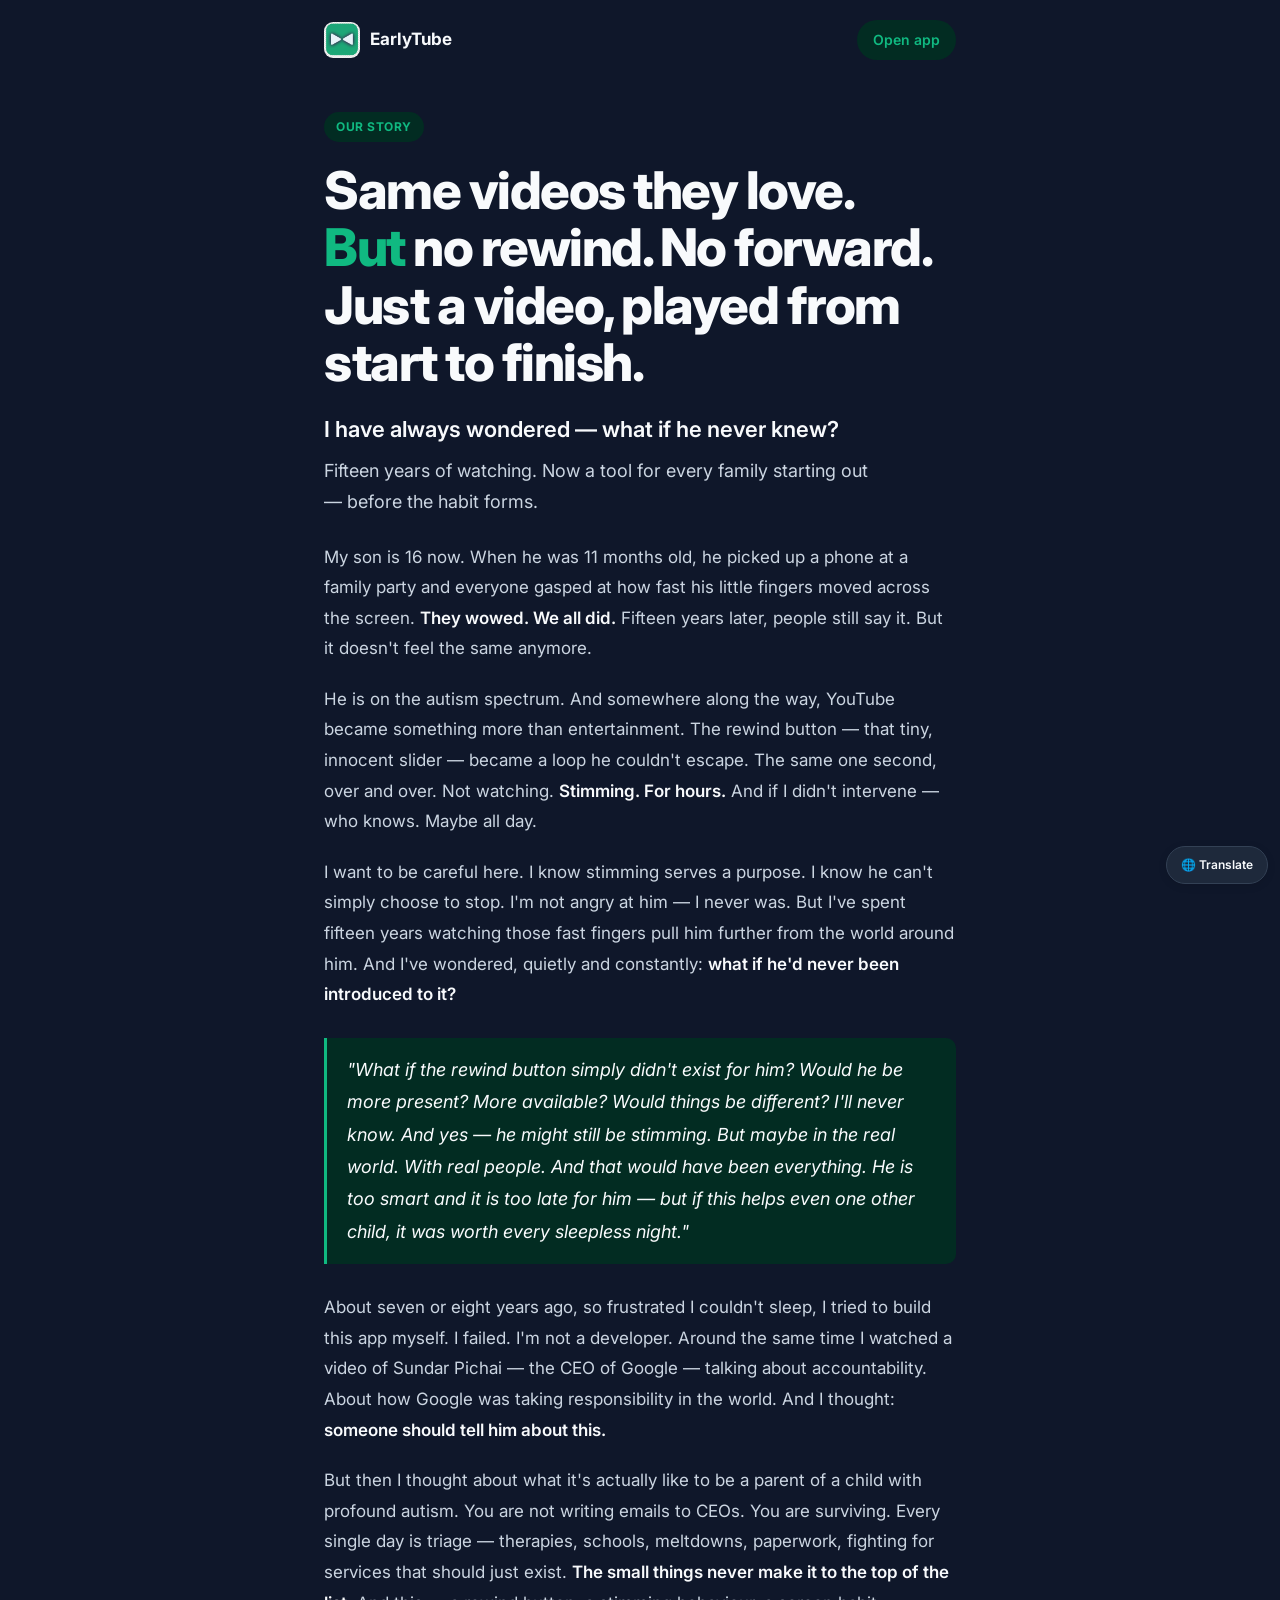
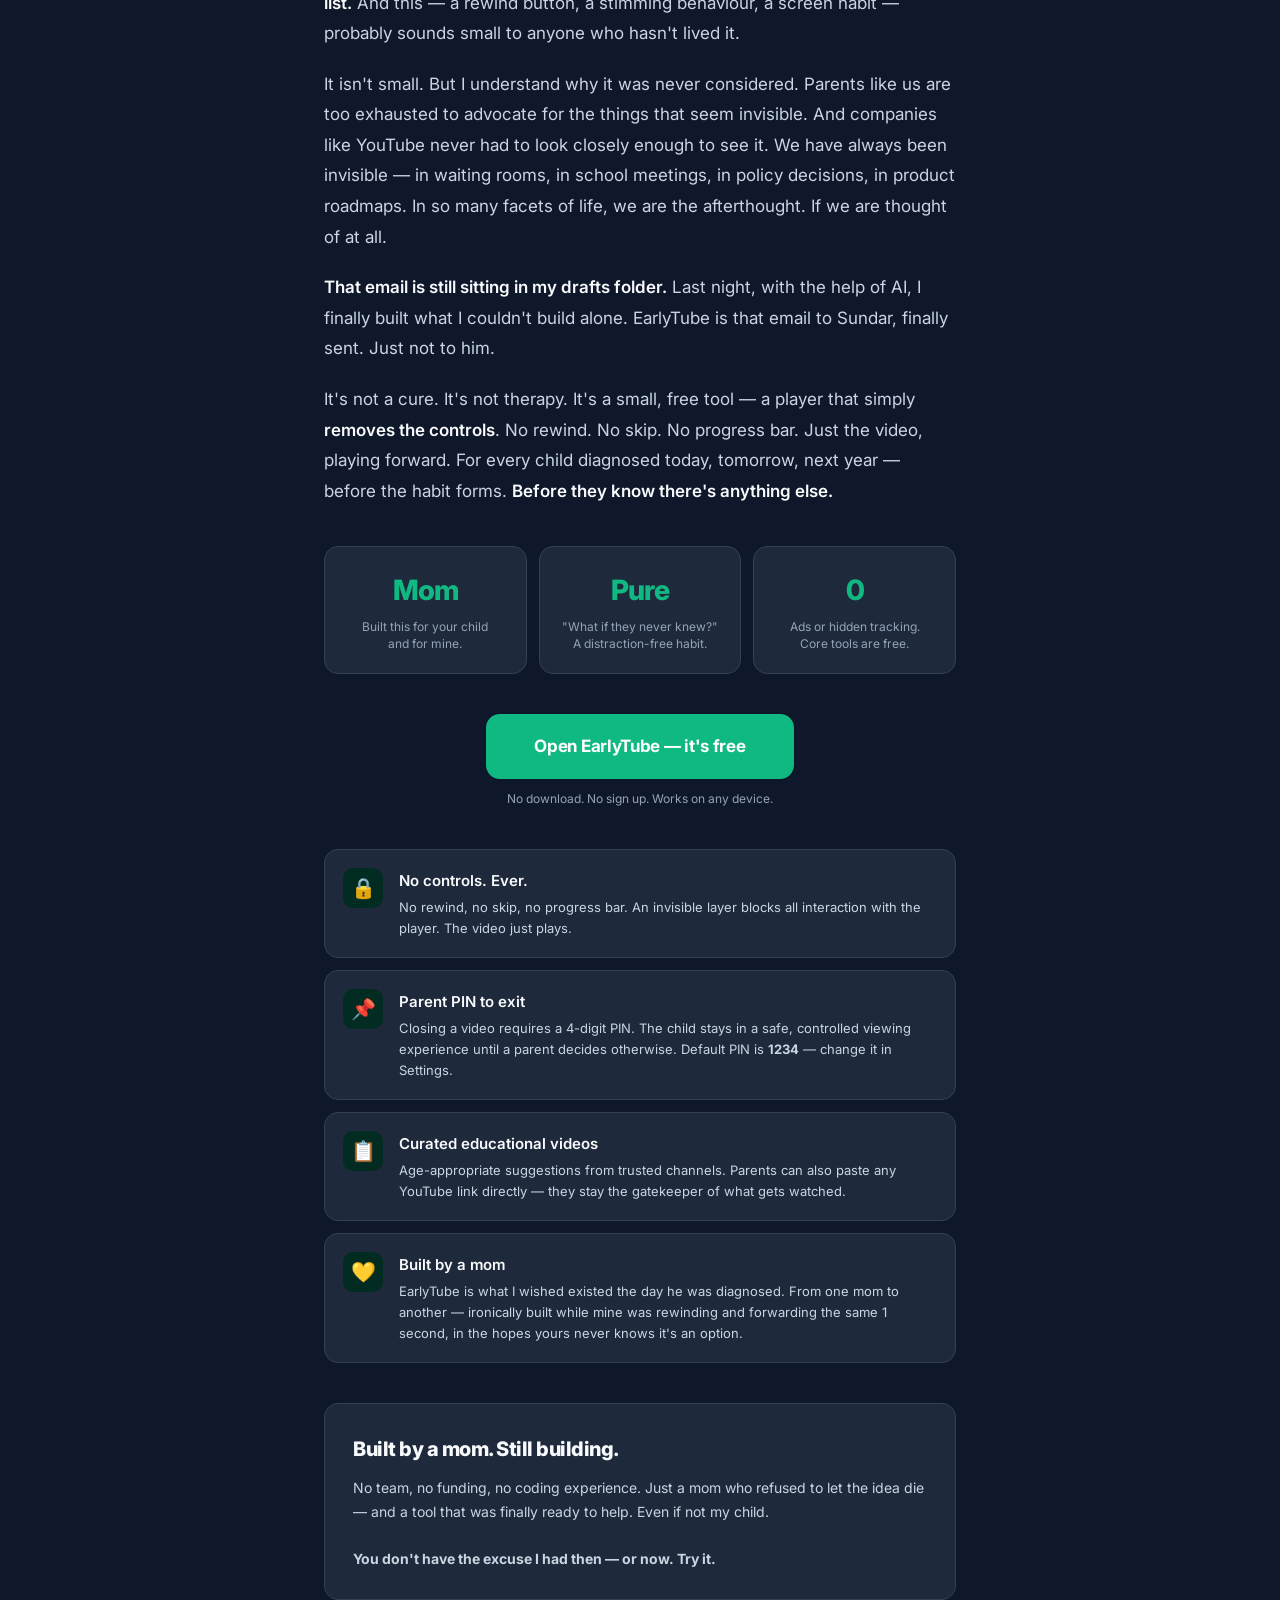
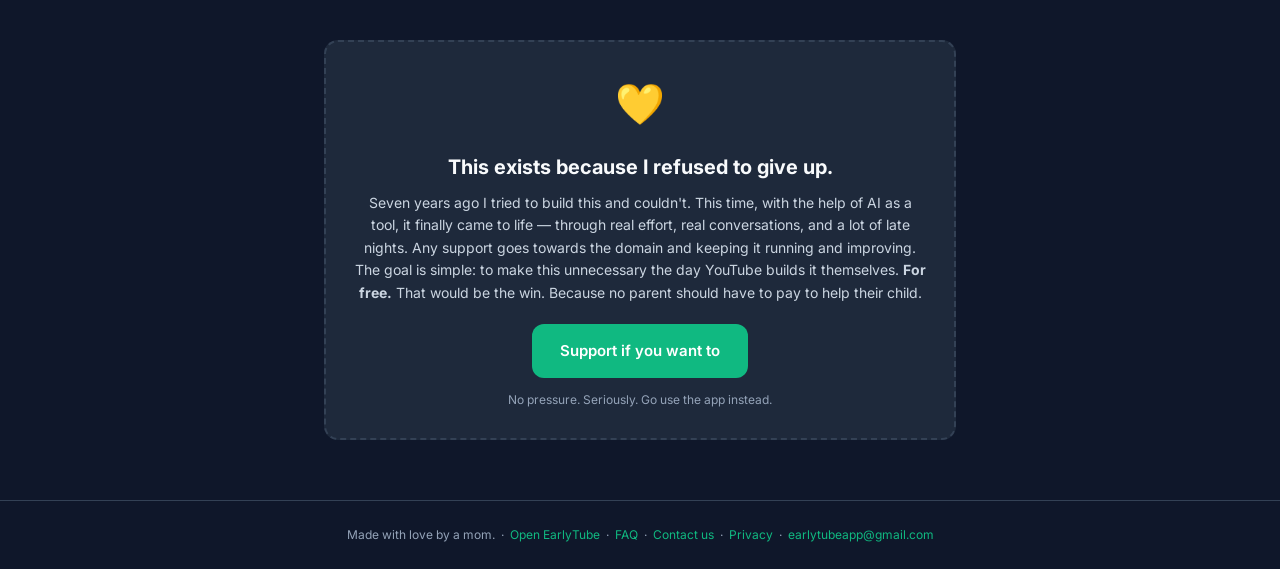
<file: about.html>
<!DOCTYPE html>
<html lang="en">
<head>
<meta charset="UTF-8"/>
<meta name="viewport" content="width=device-width, initial-scale=1.0"/>
<meta http-equiv="Cache-Control" content="no-cache, no-store, must-revalidate"/>
<meta http-equiv="Pragma" content="no-cache"/>
<meta http-equiv="Expires" content="0"/>
<title>EarlyTube — Our Story</title>
<meta name="description" content="Why EarlyTube exists. One parent, one night, one big idea."/>
<link rel="apple-touch-icon" href="icon.png"/>
<link rel="icon" type="image/png" href="icon.png"/>
<link rel="stylesheet" href="theme.css"/>
<script async src="https://www.googletagmanager.com/gtag/js?id=G-2DFE2R37G1"></script>
<script>
  window.dataLayer = window.dataLayer || [];
  function gtag(){dataLayer.push(arguments);}
  gtag('js', new Date());
  gtag('config', 'G-2DFE2R37G1');
</script>
<style>
@import url('https://fonts.googleapis.com/css2?family=Inter:wght@400;500;600;700;800&display=swap');

*{margin:0;padding:0;box-sizing:border-box;}
body{background:var(--bg);color:var(--text);font-family:'Inter',-apple-system,sans-serif;line-height:1.7;}

nav{display:flex;align-items:center;justify-content:space-between;padding:20px 24px;max-width:680px;margin:0 auto;}
.nav-brand{display:flex;align-items:center;gap:10px;text-decoration:none;color:var(--text);}
.nav-name{font-size:17px;font-weight:700;color:var(--text);}
.nav-link{font-size:14px;color:var(--red);font-weight:600;text-decoration:none;background:var(--red-light);padding:8px 16px;border-radius:20px;}

.hero{max-width:680px;margin:0 auto;padding:32px 24px 0;}
.hero-eyebrow{display:inline-flex;align-items:center;gap:6px;background:var(--red-light);color:var(--red);font-size:12px;font-weight:700;padding:5px 12px;border-radius:20px;margin-bottom:20px;text-transform:uppercase;letter-spacing:0.5px;}
.hero h1{font-size:clamp(32px,6vw,52px);font-weight:800;letter-spacing:-1.5px;line-height:1.1;margin-bottom:20px;color:var(--text);}
.hero h1 span{color:var(--red);}
.hero-sub{font-size:18px;color:var(--text-2);line-height:1.7;max-width:560px;margin-bottom:0;}

.story{max-width:680px;margin:0 auto;padding:24px 24px 0;}
.story p{font-size:17px;color:var(--text-2);margin-bottom:20px;line-height:1.8;}
.story p strong{color:var(--text);font-weight:600;}
.story .highlight{background:var(--red-light);border-left:3px solid var(--red);padding:16px 20px;border-radius:0 10px 10px 0;margin:28px 0;}
.story .highlight p{color:var(--text);font-size:18px;font-style:italic;margin:0;}

.stats{display:grid;grid-template-columns:repeat(3,1fr);gap:12px;max-width:680px;margin:40px auto;padding:0 24px;}
.stat{background:var(--card);border:1px solid var(--border);border-radius:var(--radius);padding:20px;text-align:center;}
.stat-number{font-size:28px;font-weight:800;color:var(--red);letter-spacing:-1px;}
.stat-label{font-size:12px;color:var(--text-3);margin-top:4px;line-height:1.4;}

.why-section{max-width:680px;margin:0 auto;padding:0 24px;}
.why-grid{display:flex;flex-direction:column;gap:12px;margin-top:20px;}
.why-item{display:flex;gap:16px;align-items:flex-start;background:var(--card);border:1px solid var(--border);border-radius:var(--radius);padding:18px;}
.why-icon{width:40px;height:40px;border-radius:10px;display:flex;align-items:center;justify-content:center;font-size:20px;flex-shrink:0;background:var(--red-light);}
.why-title{font-size:15px;font-weight:600;margin-bottom:4px;color:var(--text);}
.why-text{font-size:13px;color:var(--text-2);line-height:1.6;}

.night-banner{max-width:680px;margin:40px auto;padding:0 24px;}
.night-card{background:var(--card);border:1px solid var(--border);border-radius:var(--radius);padding:28px;position:relative;overflow:hidden;}
.night-card h3{font-size:20px;font-weight:800;margin-bottom:10px;letter-spacing:-0.5px;color:var(--text);}
.night-card p{font-size:14px;color:var(--text-2);line-height:1.7;}

.donate-section{max-width:680px;margin:0 auto;padding:0 24px 60px;}
.donate-card{background:var(--card);border:2px dashed var(--border);border-radius:var(--radius);padding:28px;text-align:center;}
.donate-emoji{font-size:40px;margin-bottom:12px;}
.donate-card h3{font-size:20px;font-weight:700;margin-bottom:8px;color:var(--text);}
.donate-card p{font-size:14px;color:var(--text-2);margin-bottom:20px;line-height:1.6;}
.donate-btn{display:inline-block;background:var(--red);color:white;font-size:15px;font-weight:600;padding:14px 28px;border-radius:12px;text-decoration:none;font-family:inherit;}
.donate-note{font-size:12px;color:var(--text-3);margin-top:12px;}

.cta-btn{display:inline-block;background:var(--red);color:white;font-size:17px;font-weight:700;padding:18px 48px;border-radius:14px;text-decoration:none;letter-spacing:-0.3px;}

footer{border-top:1px solid var(--border);padding:24px;text-align:center;font-size:12px;color:var(--text-3);}
footer a{color:var(--red);text-decoration:none;}
</style>
</head>
<body>

<div style="position:fixed;bottom:16px;right:12px;z-index:999;">
  <a href="https://translate.google.com/translate?sl=en&tl=auto&u=https://earlytube.github.io/about.html" target="_blank" style="display:flex;align-items:center;gap:6px;background:var(--card);border:1px solid var(--border);border-radius:20px;padding:8px 14px;font-size:12px;font-weight:600;color:var(--text);text-decoration:none;box-shadow:0 2px 8px rgba(0,0,0,0.1);">&#127760; Translate</a>
</div>

<nav>
  <a class="nav-brand" href="index.html">
    <img src="icon.png" style="width:36px;height:36px;border-radius:9px;flex-shrink:0;"/>
    <span class="nav-name">EarlyTube</span>
  </a>
  <a class="nav-link" href="index.html" target="_blank">Open app</a>
</nav>

<div class="hero">
  <div class="hero-eyebrow">Our story</div>
  <h1>Same videos they love.<br/><span>But</span> no rewind. No forward. Just a video, played from start to finish.</h1>
  <p class="hero-sub" style="font-size:22px;font-weight:600;color:var(--text);margin-bottom:8px;">I have always wondered — what if he never knew?</p>
  <p class="hero-sub">Fifteen years of watching. Now a tool for every family starting out — before the habit forms.</p>
</div>

<div class="story">
  <p>My son is 16 now. When he was 11 months old, he picked up a phone at a family party and everyone gasped at how fast his little fingers moved across the screen. <strong>They wowed. We all did.</strong> Fifteen years later, people still say it. But it doesn't feel the same anymore.</p>

  <p>He is on the autism spectrum. And somewhere along the way, YouTube became something more than entertainment. The rewind button — that tiny, innocent slider — became a loop he couldn't escape. The same one second, over and over. Not watching. <strong>Stimming. For hours.</strong> And if I didn't intervene — who knows. Maybe all day.</p>

  <p>I want to be careful here. I know stimming serves a purpose. I know he can't simply choose to stop. I'm not angry at him — I never was. But I've spent fifteen years watching those fast fingers pull him further from the world around him. And I've wondered, quietly and constantly: <strong>what if he'd never been introduced to it?</strong></p>

  <div class="highlight">
    <p>"What if the rewind button simply didn't exist for him? Would he be more present? More available? Would things be different? I'll never know. And yes — he might still be stimming. But maybe in the real world. With real people. And that would have been everything. He is too smart and it is too late for him — but if this helps even one other child, it was worth every sleepless night."</p>
  </div>

  <p>About seven or eight years ago, so frustrated I couldn't sleep, I tried to build this app myself. I failed. I'm not a developer. Around the same time I watched a video of Sundar Pichai — the CEO of Google — talking about accountability. About how Google was taking responsibility in the world. And I thought: <strong>someone should tell him about this.</strong></p>

  <p>But then I thought about what it's actually like to be a parent of a child with profound autism. You are not writing emails to CEOs. You are surviving. Every single day is triage — therapies, schools, meltdowns, paperwork, fighting for services that should just exist. <strong>The small things never make it to the top of the list.</strong> And this — a rewind button, a stimming behaviour, a screen habit — probably sounds small to anyone who hasn't lived it.</p>

  <p>It isn't small. But I understand why it was never considered. Parents like us are too exhausted to advocate for the things that seem invisible. And companies like YouTube never had to look closely enough to see it. We have always been invisible — in waiting rooms, in school meetings, in policy decisions, in product roadmaps. In so many facets of life, we are the afterthought. If we are thought of at all.</p>

  <p><strong>That email is still sitting in my drafts folder.</strong> Last night, with the help of AI, I finally built what I couldn't build alone. EarlyTube is that email to Sundar, finally sent. Just not to him.</p>

  <p>It's not a cure. It's not therapy. It's a small, free tool — a player that simply <strong>removes the controls</strong>. No rewind. No skip. No progress bar. Just the video, playing forward. For every child diagnosed today, tomorrow, next year — before the habit forms. <strong>Before they know there's anything else.</strong></p>
</div>

<div class="stats">
  <div class="stat"><div class="stat-number">Mom</div><div class="stat-label">Built this for your child<br/>and for mine.</div></div>
  <div class="stat"><div class="stat-number">Pure</div><div class="stat-label">"What if they never knew?"<br/>A distraction-free habit.</div></div>
  <div class="stat"><div class="stat-number">0</div><div class="stat-label">Ads or hidden tracking.<br/>Core tools are free.</div></div>
</div>


<div style="max-width:680px;margin:0 auto 40px;padding:0 24px;text-align:center;">
  <a class="cta-btn" href="index.html" target="_blank">Open EarlyTube — it's free</a>
  <div style="font-size:12px;color:var(--text-3);margin-top:10px;">No download. No sign up. Works on any device.</div>
</div>

<div class="why-section">
  <div class="why-grid">
    <div class="why-item">
      <div class="why-icon">&#128274;</div>
      <div>
        <div class="why-title">No controls. Ever.</div>
        <div class="why-text">No rewind, no skip, no progress bar. An invisible layer blocks all interaction with the player. The video just plays.</div>
      </div>
    </div>
    <div class="why-item">
      <div class="why-icon">&#128204;</div>
      <div>
        <div class="why-title">Parent PIN to exit</div>
        <div class="why-text">Closing a video requires a 4-digit PIN. The child stays in a safe, controlled viewing experience until a parent decides otherwise. Default PIN is <strong>1234</strong> — change it in Settings.</div>
      </div>
    </div>
    <div class="why-item">
      <div class="why-icon">&#128203;</div>
      <div>
        <div class="why-title">Curated educational videos</div>
        <div class="why-text">Age-appropriate suggestions from trusted channels. Parents can also paste any YouTube link directly — they stay the gatekeeper of what gets watched.</div>
      </div>
    </div>
    <div class="why-item">
      <div class="why-icon">&#128155;</div>
      <div>
        <div class="why-title">Built by a mom</div>
        <div class="why-text">EarlyTube is what I wished existed the day he was diagnosed. From one mom to another — ironically built while mine was rewinding and forwarding the same 1 second, in the hopes yours never knows it's an option.</div>
      </div>
    </div>
  </div>
</div>

<div class="night-banner">
  <div class="night-card">
    <h3>Built by a mom. Still building.</h3>
    <p>No team, no funding, no coding experience. Just a mom who refused to let the idea die — and a tool that was finally ready to help. Even if not my child.<br><br><strong>You don't have the excuse I had then — or now. Try it.</strong></p>
  </div>
</div>

<div class="donate-section">
  <div class="donate-card">
    <div class="donate-emoji">&#128155;</div>
    <h3>This exists because I refused to give up.</h3>
    <p>Seven years ago I tried to build this and couldn't. This time, with the help of AI as a tool, it finally came to life — through real effort, real conversations, and a lot of late nights. Any support goes towards the domain and keeping it running and improving. The goal is simple: to make this unnecessary the day YouTube builds it themselves. <strong>For free.</strong> That would be the win. Because no parent should have to pay to help their child.</p>
    <a class="donate-btn" href="https://ko-fi.com/earlytube" target="_blank">Support if you want to</a>
    <div class="donate-note">No pressure. Seriously. Go use the app instead.</div>
  </div>
</div>

<footer>
  Made with love by a mom. &nbsp;·&nbsp;
  <a href="index.html" target="_blank">Open EarlyTube</a> &nbsp;·&nbsp;
  <a href="faq.html">FAQ</a> &nbsp;·&nbsp;
  <a href="contact.html" target="_blank">Contact us</a> &nbsp;·&nbsp;
  <a href="privacy.html">Privacy</a> &nbsp;·&nbsp;
  <a href="mailto:earlytubeapp@gmail.com">earlytubeapp@gmail.com</a>
</footer>

</body>
</html>
</file>
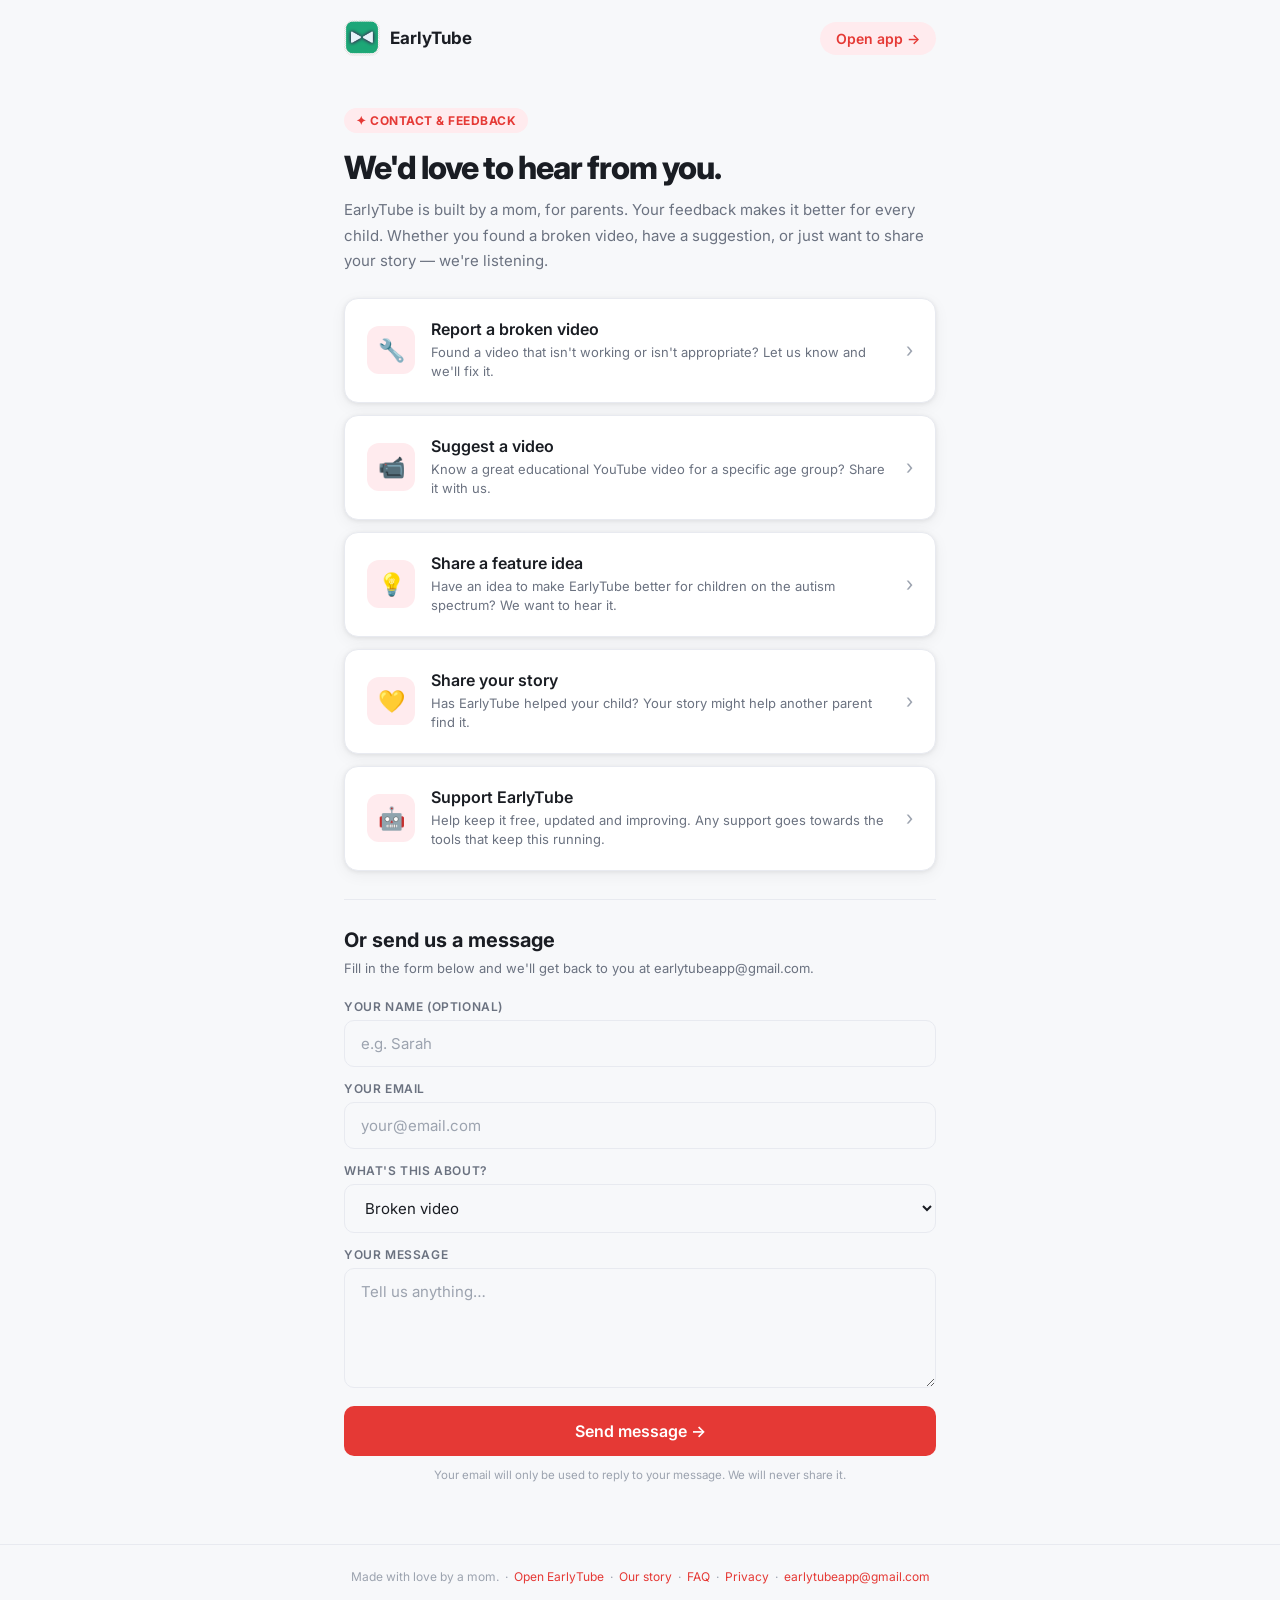
<file: contact.html>
<!DOCTYPE html>
<html lang="en">
<head>
<meta charset="UTF-8"/>
<meta name="viewport" content="width=device-width, initial-scale=1.0"/>
<title>EarlyTube — Contact & Feedback</title>
<link rel="apple-touch-icon" href="icon.png"/>
<link rel="icon" type="image/png" href="icon.png"/>
<script async src="https://www.googletagmanager.com/gtag/js?id=G-2DFE2R37G1"></script>
<script>
  window.dataLayer=window.dataLayer||[];
  function gtag(){dataLayer.push(arguments);}
  gtag('js',new Date());
  gtag('config','G-2DFE2R37G1');
</script>
<style>
  @import url('https://fonts.googleapis.com/css2?family=Inter:wght@400;500;600;700;800&display=swap');
  :root{
    --red:#E53935;--red-light:#FFEBEE;
    --bg:#F7F8FA;--card:#FFFFFF;--border:#E8EAF0;
    --text:#1A1D23;--text-2:#6B7280;--text-3:#9CA3AF;
    --radius:14px;--shadow:0 1px 4px rgba(0,0,0,0.07),0 4px 16px rgba(0,0,0,0.05);
    --input-bg:#F7F8FA;
  }
  @media(prefers-color-scheme:dark){
    :root{
      --bg:#0F0F11;--card:#1C1C1E;--border:#2C2C2E;
      --text:#F2F2F7;--text-2:#9CA3AF;--text-3:#6B7280;
      --red-light:#2C1A1A;--input-bg:#2C2C2E;
    }
  }
  *{margin:0;padding:0;box-sizing:border-box;}
  body{background:var(--bg);color:var(--text);font-family:'Inter',-apple-system,sans-serif;min-height:100vh;}

  nav{display:flex;align-items:center;justify-content:space-between;padding:20px 24px;max-width:640px;margin:0 auto;}
  .nav-brand{display:flex;align-items:center;gap:10px;text-decoration:none;color:var(--text);}
  .nav-name{font-size:17px;font-weight:700;}
  .nav-link{font-size:14px;color:var(--red);font-weight:600;text-decoration:none;background:var(--red-light);padding:8px 16px;border-radius:20px;}

  .hero{max-width:640px;margin:0 auto;padding:32px 24px 24px;}
  .eyebrow{display:inline-flex;align-items:center;gap:6px;background:var(--red-light);color:var(--red);font-size:12px;font-weight:700;padding:5px 12px;border-radius:20px;margin-bottom:16px;text-transform:uppercase;letter-spacing:0.5px;}
  .hero h1{font-size:32px;font-weight:800;letter-spacing:-1px;line-height:1.2;margin-bottom:10px;}
  .hero p{font-size:15px;color:var(--text-2);line-height:1.7;}

  .options{max-width:640px;margin:0 auto;padding:0 24px;display:flex;flex-direction:column;gap:12px;}
  .option-card{background:var(--card);border:1px solid var(--border);border-radius:var(--radius);box-shadow:var(--shadow);padding:20px 22px;text-decoration:none;color:var(--text);display:flex;align-items:center;gap:16px;transition:border-color 0.15s;}
  .option-card:active{border-color:var(--red);}
  .option-icon{width:48px;height:48px;border-radius:12px;background:var(--red-light);display:flex;align-items:center;justify-content:center;font-size:22px;flex-shrink:0;}
  .option-title{font-size:16px;font-weight:600;margin-bottom:4px;}
  .option-sub{font-size:13px;color:var(--text-2);line-height:1.5;}
  .option-arrow{color:var(--text-3);font-size:20px;margin-left:auto;}

  .divider{max-width:640px;margin:28px auto;padding:0 24px;}
  .divider hr{border:none;border-top:1px solid var(--border);}

  .form-section{max-width:640px;margin:0 auto;padding:0 24px 60px;}
  .form-title{font-size:20px;font-weight:700;margin-bottom:6px;}
  .form-sub{font-size:13px;color:var(--text-2);margin-bottom:20px;line-height:1.6;}
  .form-label{font-size:12px;font-weight:600;color:var(--text-2);text-transform:uppercase;letter-spacing:0.6px;display:block;margin-bottom:6px;}
  .form-input{width:100%;padding:13px 16px;border-radius:10px;border:1.5px solid var(--border);background:var(--input-bg);color:var(--text);font-size:15px;font-family:inherit;outline:none;margin-bottom:14px;}
  .form-input:focus{border-color:var(--red);}
  .form-input::placeholder{color:var(--text-3);}
  textarea.form-input{resize:vertical;min-height:120px;}
  .form-select{width:100%;padding:13px 16px;border-radius:10px;border:1.5px solid var(--border);background:var(--input-bg);color:var(--text);font-size:15px;font-family:inherit;outline:none;margin-bottom:14px;cursor:pointer;}
  .form-select:focus{border-color:var(--red);}
  .btn-send{width:100%;padding:15px;border-radius:10px;background:var(--red);color:white;border:none;font-size:16px;font-weight:600;font-family:inherit;cursor:pointer;}
  .btn-send:active{opacity:0.85;}
  .privacy{font-size:11.5px;color:var(--text-3);margin-top:10px;line-height:1.6;text-align:center;}

  footer{border-top:1px solid var(--border);padding:24px;text-align:center;font-size:12px;color:var(--text-3);}
  footer a{color:var(--red);text-decoration:none;}
</style>
</head>
<body>

<nav>
  <a class="nav-brand" href="index.html">
    <img src="icon.png" style="width:36px;height:36px;border-radius:9px;flex-shrink:0;"/>
    <span class="nav-name">EarlyTube</span>
  </a>
  <a class="nav-link" href="index.html">Open app →</a>
</nav>

<div class="hero">
  <div class="eyebrow">✦ Contact & feedback</div>
  <h1>We'd love to hear from you.</h1>
  <p>EarlyTube is built by a mom, for parents. Your feedback makes it better for every child. Whether you found a broken video, have a suggestion, or just want to share your story — we're listening.</p>
</div>

<div class="options">
  <a class="option-card" href="mailto:earlytubeapp@gmail.com?subject=Broken video report">
    <div class="option-icon">🔧</div>
    <div>
      <div class="option-title">Report a broken video</div>
      <div class="option-sub">Found a video that isn't working or isn't appropriate? Let us know and we'll fix it.</div>
    </div>
    <span class="option-arrow">›</span>
  </a>
  <a class="option-card" href="mailto:earlytubeapp@gmail.com?subject=Video suggestion">
    <div class="option-icon">📹</div>
    <div>
      <div class="option-title">Suggest a video</div>
      <div class="option-sub">Know a great educational YouTube video for a specific age group? Share it with us.</div>
    </div>
    <span class="option-arrow">›</span>
  </a>
  <a class="option-card" href="mailto:earlytubeapp@gmail.com?subject=Feature idea">
    <div class="option-icon">💡</div>
    <div>
      <div class="option-title">Share a feature idea</div>
      <div class="option-sub">Have an idea to make EarlyTube better for children on the autism spectrum? We want to hear it.</div>
    </div>
    <span class="option-arrow">›</span>
  </a>
  <a class="option-card" href="mailto:earlytubeapp@gmail.com?subject=My story">
    <div class="option-icon">💛</div>
    <div>
      <div class="option-title">Share your story</div>
      <div class="option-sub">Has EarlyTube helped your child? Your story might help another parent find it.</div>
    </div>
    <span class="option-arrow">›</span>
  </a>
  <a class="option-card" href="https://ko-fi.com/earlytube" target="_blank">
    <div class="option-icon">🤖</div>
    <div>
      <div class="option-title">Support EarlyTube</div>
      <div class="option-sub">Help keep it free, updated and improving. Any support goes towards the tools that keep this running.</div>
    </div>
    <span class="option-arrow">›</span>
  </a>
</div>

<div class="divider"><hr/></div>

<div class="form-section">
  <div class="form-title">Or send us a message</div>
  <div class="form-sub">Fill in the form below and we'll get back to you at earlytubeapp@gmail.com.</div>

  <label class="form-label">Your name (optional)</label>
  <input class="form-input" id="f-name" type="text" placeholder="e.g. Sarah"/>

  <label class="form-label">Your email</label>
  <input class="form-input" id="f-email" type="email" inputmode="email" placeholder="your@email.com"/>

  <label class="form-label">What's this about?</label>
  <select class="form-select" id="f-type">
    <option value="Broken video">Broken video</option>
    <option value="Video suggestion">Video suggestion</option>
    <option value="Feature idea">Feature idea</option>
    <option value="My story">My story</option>
    <option value="General feedback">General feedback</option>
    <option value="Other">Other</option>
  </select>

  <label class="form-label">Your message</label>
  <textarea class="form-input" id="f-message" placeholder="Tell us anything…"></textarea>

  <button class="btn-send" onclick="sendMessage()">Send message →</button>
  <div class="privacy">Your email will only be used to reply to your message. We will never share it.</div>
</div>
<footer>
   Made with love by a mom. &nbsp;·&nbsp;
  <a href="index.html">Open EarlyTube</a> &nbsp;·&nbsp;
  <a href="about.html">Our story</a> &nbsp;·&nbsp;
  <a href="faq.html">FAQ</a> &nbsp;·&nbsp;
  <a href="privacy.html">Privacy</a> &nbsp;·&nbsp;
  <a href="mailto:earlytubeapp@gmail.com">earlytubeapp@gmail.com</a>
</footer>

  
<script>
function sendMessage(){
  var name=document.getElementById('f-name').value.trim();
  var email=document.getElementById('f-email').value.trim();
  var type=document.getElementById('f-type').value;
  var msg=document.getElementById('f-message').value.trim();
  if(!email){alert('Please enter your email so we can reply.');return;}
  if(!msg){alert('Please enter a message.');return;}
  var subject=encodeURIComponent('EarlyTube — '+type+(name?' from '+name:''));
  var body=encodeURIComponent((name?'From: '+name+'\n':'')+'Email: '+email+'\n\n'+msg);
  window.location.href='mailto:earlytubeapp@gmail.com?subject='+subject+'&body='+body;
}
</script>
</body>
</html>
</file>
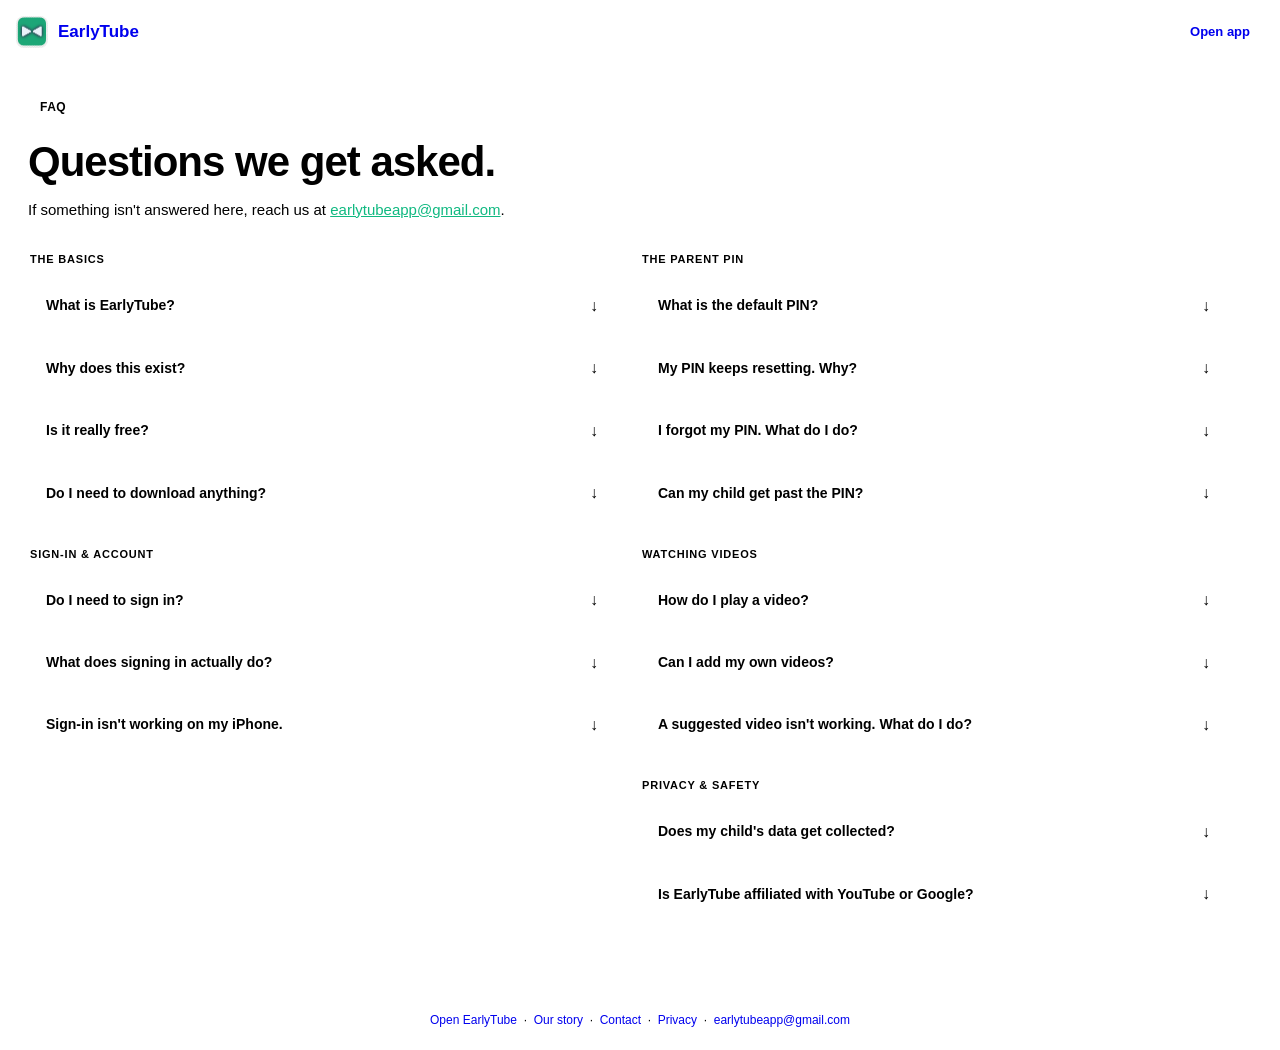
<file: faq.html>
<!DOCTYPE html>

<html lang="en">
<head>
<meta charset="UTF-8"/>
<meta name="viewport" content="width=device-width, initial-scale=1.0"/>
<meta http-equiv="Cache-Control" content="no-cache, no-store, must-revalidate"/>
<title>FAQ – EarlyTube</title>
<meta name="description" content="Answers to common questions about EarlyTube."/>
<link rel="apple-touch-icon" href="icon.png"/>
<link rel="icon" type="image/png" href="icon.png"/>
<link rel="stylesheet" href="theme.css"/>
<script async src="https://www.googletagmanager.com/gtag/js?id=G-2DFE2R37G1"></script>
<script>
  window.dataLayer=window.dataLayer||[];
  function gtag(){dataLayer.push(arguments);}
  gtag('js',new Date());
  gtag('config','G-2DFE2R37G1');
</script>
<style>
@import url('https://fonts.googleapis.com/css2?family=Inter:wght@400;500;600;700;800&display=swap');

*{margin:0;padding:0;box-sizing:border-box;}
body{background:var(––bg);color:var(––text);font-family:‘Inter’,-apple-system,sans-serif;line-height:1.7;}

/* ── NAV ── */
nav{display:flex;align-items:center;justify-content:space-between;padding:14px 16px;width:100%;border-bottom:1px solid var(––border);position:sticky;top:0;background:var(––bg);z-index:10;}
.nav-brand{display:flex;align-items:center;gap:10px;text-decoration:none;color:var(––text);}
.nav-name{font-size:17px;font-weight:700;}
.nav-link{font-size:13px;color:var(––red);font-weight:600;text-decoration:none;background:var(––red-light);padding:7px 14px;border-radius:20px;}

/* ── CONTENT WRAPPER — responsive padding ── */
.page{width:100%;padding:0 14px;}
@media(min-width:640px){.page{padding:0 20px;}}
@media(min-width:1024px){.page{padding:0 28px;}}

/* ── HERO ── */
.hero{padding:28px 0 20px;max-width:860px;}
.hero-eyebrow{display:inline-flex;align-items:center;gap:6px;background:var(––red-light);color:var(––red);font-size:12px;font-weight:700;padding:5px 12px;border-radius:20px;margin-bottom:16px;text-transform:uppercase;letter-spacing:0.5px;}
.hero h1{font-size:clamp(26px,5vw,42px);font-weight:800;letter-spacing:-1px;line-height:1.15;margin-bottom:10px;}
.hero p{font-size:15px;color:var(––text-2);line-height:1.7;}

/* ── FAQ GRID — 1 col mobile, 2 col tablet+ ── */
.faq-grid{
display:grid;
grid-template-columns:1fr;
gap:24px;
padding:8px 0 60px;
max-width:1200px;
}
@media(min-width:760px){.faq-grid{grid-template-columns:1fr 1fr;}}

.faq-group-title{font-size:11px;font-weight:700;color:var(––text-3);text-transform:uppercase;letter-spacing:0.8px;margin-bottom:10px;padding-left:2px;}

.faq-item{background:var(––card);border:1px solid var(––border);border-radius:var(––radius);margin-bottom:8px;overflow:hidden;}
.faq-q{width:100%;text-align:left;background:none;border:none;padding:16px 18px;font-size:14px;font-weight:600;color:var(––text);font-family:inherit;cursor:pointer;display:flex;align-items:center;justify-content:space-between;gap:12px;line-height:1.4;}
.faq-q:active{opacity:0.8;}
.faq-arrow{font-size:16px;color:var(––text-3);flex-shrink:0;transition:transform 0.2s;}
.faq-item.open .faq-arrow{transform:rotate(180deg);}
.faq-a{display:none;padding:0 18px 16px;font-size:13px;color:var(––text-2);line-height:1.75;}
.faq-item.open .faq-a{display:block;}
.faq-a a{color:var(––red);text-decoration:none;font-weight:500;}
.faq-a a:hover{text-decoration:underline;}
.faq-a strong{color:var(––text);font-weight:600;}

footer{border-top:1px solid var(––border);padding:20px 16px;text-align:center;font-size:12px;color:var(––text-3);}
footer a{color:var(––red);text-decoration:none;}
</style>

</head>
<body>

<nav>
  <a class="nav-brand" href="index.html">
    <img src="icon.png" style="width:32px;height:32px;border-radius:8px;flex-shrink:0;"/>
    <span class="nav-name">EarlyTube</span>
  </a>
  <a class="nav-link" href="index.html">Open app</a>
</nav>

<div class="page">
  <div class="hero">
    <div class="hero-eyebrow">FAQ</div>
    <h1>Questions we get asked.</h1>
    <p>If something isn't answered here, reach us at <a href="mailto:earlytubeapp@gmail.com" style="color:var(--red);font-weight:500;">earlytubeapp@gmail.com</a>.</p>
  </div>

  <div class="faq-grid">

<!-- Column / group 1 -->
<div>
  <div class="faq-group-title">The basics</div>
  <div class="faq-item">
    <button class="faq-q" onclick="toggle(this)">What is EarlyTube? <span class="faq-arrow">&#8595;</span></button>
    <div class="faq-a">EarlyTube is a free web app that lets young children watch YouTube videos without any player controls — no rewind, no skip, no progress bar. A parent sets it up, locks it with a PIN, and hands it to the child. The video just plays forward. That's it.</div>
  </div>
  <div class="faq-item">
    <button class="faq-q" onclick="toggle(this)">Why does this exist? <span class="faq-arrow">&#8595;</span></button>
    <div class="faq-a">It was built by a mom of a teenager on the autism spectrum. The rewind button became a loop he couldn't escape — the same second of video, repeated for hours. That behaviour is called stimming, and for some children it's reinforced by the very design of YouTube's player. EarlyTube removes the controls entirely, before the habit can form. You can read the full story on our <a href="about.html">about page</a>.</div>
  </div>
  <div class="faq-item">
    <button class="faq-q" onclick="toggle(this)">Is it really free? <span class="faq-arrow">&#8595;</span></button>
    <div class="faq-a">Right now, yes — completely free to use. No ads, no paywalls, no hidden fees. If you want to help keep it free for others, there's a voluntary <a href="https://ko-fi.com/earlytube" target="_blank">Ko-fi link</a> — no pressure at all.</div>
  </div>
  <div class="faq-item">
    <button class="faq-q" onclick="toggle(this)">Do I need to download anything? <span class="faq-arrow">&#8595;</span></button>
    <div class="faq-a">No download needed. EarlyTube runs in any browser. On iPhone you can tap <strong>Share → Add to Home Screen</strong> to install it like an app. On Android, Chrome will prompt you to install it automatically.</div>
  </div>

  <div class="faq-group-title" style="margin-top:24px;">Sign-in & account</div>
  <div class="faq-item">
    <button class="faq-q" onclick="toggle(this)">Do I need to sign in? <span class="faq-arrow">&#8595;</span></button>
    <div class="faq-a">No. The core app — curated videos, paste-a-link, PIN lock — works without any account. Sign-in is only needed if you want to save your own personal video list, or if you want your PIN to persist permanently across sessions.</div>
  </div>
  <div class="faq-item">
    <button class="faq-q" onclick="toggle(this)">What does signing in actually do? <span class="faq-arrow">&#8595;</span></button>
    <div class="faq-a">It creates a Google Sheet in your Google Drive called "EarlyTube" where your personal video list is stored. It also saves your PIN to your account so it never resets. Your name and email are stored in our database only to identify your account — nothing else.</div>
  </div>
  <div class="faq-item">
    <button class="faq-q" onclick="toggle(this)">Sign-in isn't working on my iPhone. <span class="faq-arrow">&#8595;</span></button>
    <div class="faq-a">Make sure pop-ups are allowed for EarlyTube in your Safari settings. Go to <strong>Settings → Safari → Block Pop-ups</strong> and turn it off, or add EarlyTube as an exception. If the problem persists, try using Chrome on iPhone instead.</div>
  </div>
</div>

<!-- Column / group 2 -->
<div>
  <div class="faq-group-title">The parent PIN</div>
  <div class="faq-item">
    <button class="faq-q" onclick="toggle(this)">What is the default PIN? <span class="faq-arrow">&#8595;</span></button>
    <div class="faq-a">The default PIN is <strong>1234</strong>. You should change it before giving the device to your child. Long press the EarlyTube logo on the home screen to open Settings, where you can set a new PIN.</div>
  </div>
  <div class="faq-item">
    <button class="faq-q" onclick="toggle(this)">My PIN keeps resetting. Why? <span class="faq-arrow">&#8595;</span></button>
    <div class="faq-a">If you're not signed in, the PIN is stored in your browser's local storage. On iPhone, Safari can clear this after a period of inactivity. The fix is to <strong>sign in with Google</strong> — your PIN is then saved to your account and will never reset.</div>
  </div>
  <div class="faq-item">
    <button class="faq-q" onclick="toggle(this)">I forgot my PIN. What do I do? <span class="faq-arrow">&#8595;</span></button>
    <div class="faq-a">On the PIN entry screen, tap <strong>Forgot PIN?</strong> You'll be asked to verify your Google account, and your PIN will be reset to 1234. You can then set a new one in Settings.</div>
  </div>
  <div class="faq-item">
    <button class="faq-q" onclick="toggle(this)">Can my child get past the PIN? <span class="faq-arrow">&#8595;</span></button>
    <div class="faq-a">EarlyTube is designed for young children who don't know what a PIN is. Older children may figure out workarounds — they could close the browser tab, for example. It's not a security product, it's a habit prevention tool.</div>
  </div>

  <div class="faq-group-title" style="margin-top:24px;">Watching videos</div>
  <div class="faq-item">
    <button class="faq-q" onclick="toggle(this)">How do I play a video? <span class="faq-arrow">&#8595;</span></button>
    <div class="faq-a">Either tap a video from the suggested list, or paste a YouTube link into the box. The video loads in a player. Tap play, then tap <strong>Lock the controls</strong>. An invisible overlay covers the player — your child can't interact with any controls.</div>
  </div>
  <div class="faq-item">
    <button class="faq-q" onclick="toggle(this)">Can I add my own videos? <span class="faq-arrow">&#8595;</span></button>
    <div class="faq-a">Yes. Sign in with Google and you'll see a personal video list section. Tap <strong>+ Add</strong> to paste a YouTube link. Your list is saved to a Google Sheet in your own Google Drive.</div>
  </div>
  <div class="faq-item">
    <button class="faq-q" onclick="toggle(this)">A suggested video isn't working. What do I do? <span class="faq-arrow">&#8595;</span></button>
    <div class="faq-a">Tap the <strong>Suggest a fix</strong> button on that video. You can submit a replacement link and we'll update the list. You can also reach us at <a href="mailto:earlytubeapp@gmail.com">earlytubeapp@gmail.com</a>.</div>
  </div>

  <div class="faq-group-title" style="margin-top:24px;">Privacy & safety</div>
  <div class="faq-item">
    <button class="faq-q" onclick="toggle(this)">Does my child's data get collected? <span class="faq-arrow">&#8595;</span></button>
    <div class="faq-a">No. Children never interact with any sign-in, form, or data collection. EarlyTube is configured entirely by the parent. See our full <a href="privacy.html">privacy policy</a>.</div>
  </div>
  <div class="faq-item">
    <button class="faq-q" onclick="toggle(this)">Is EarlyTube affiliated with YouTube or Google? <span class="faq-arrow">&#8595;</span></button>
    <div class="faq-a">No. EarlyTube is an independent project built by a parent. It embeds YouTube videos using YouTube's standard embed player, but has no relationship with Google or YouTube.</div>
  </div>
</div>
  </div><!-- /.faq-grid -->
</div><!-- /.page -->

<footer>
  <a href="index.html">Open EarlyTube</a> &nbsp;·&nbsp;
  <a href="about.html">Our story</a> &nbsp;·&nbsp;
  <a href="contact.html">Contact</a> &nbsp;·&nbsp;
  <a href="privacy.html">Privacy</a> &nbsp;·&nbsp;
  <a href="mailto:earlytubeapp@gmail.com">earlytubeapp@gmail.com</a>
</footer>

<script>
function toggle(btn){
  var item=btn.parentElement;
  item.classList.toggle('open');
}
</script>

</body>
</html>
</file>
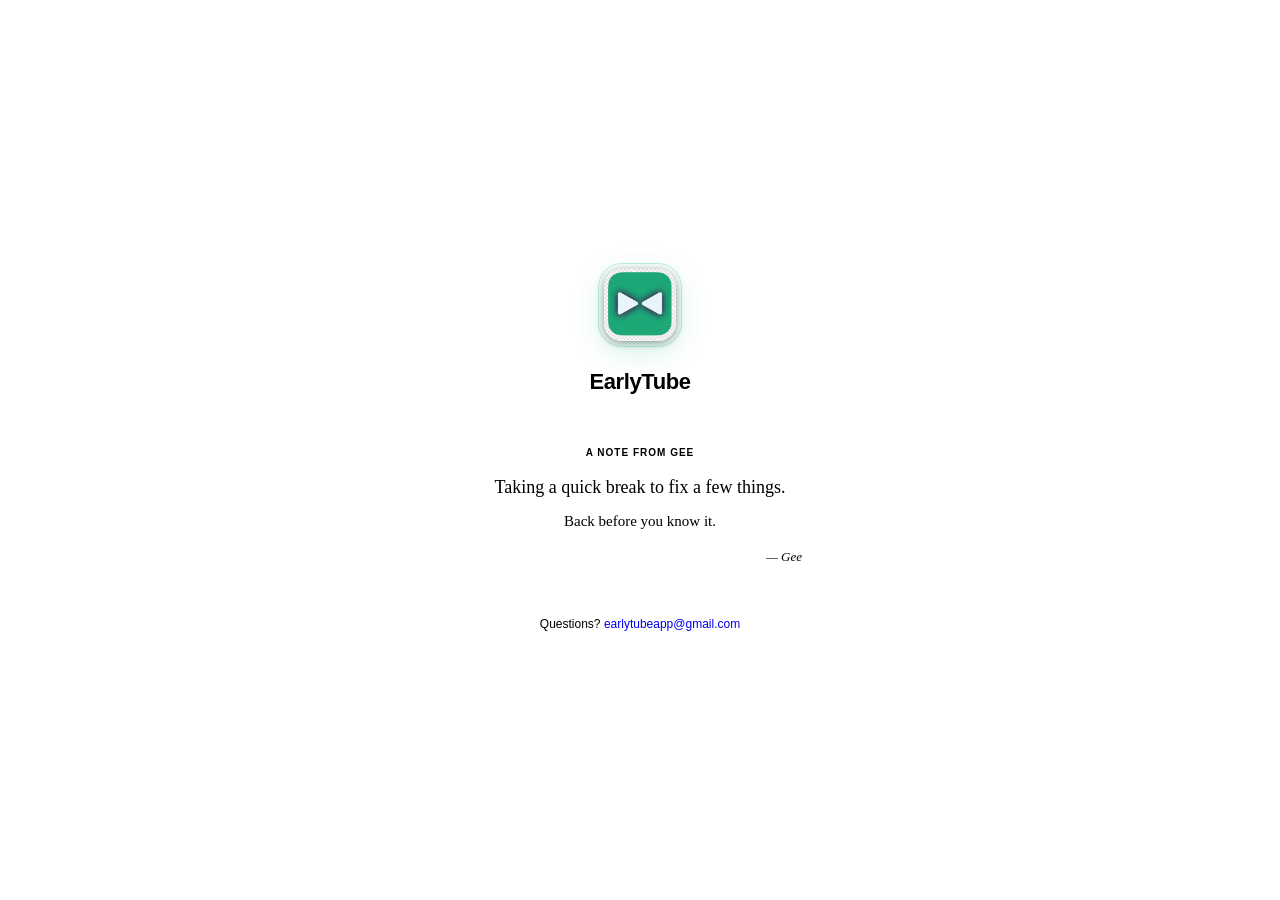
<file: maintenance.html>
<!DOCTYPE html>

<html lang="en">
<head>
<meta charset="UTF-8"/>
<meta name="viewport" content="width=device-width, initial-scale=1.0"/>
<title>EarlyTube — Back soon</title>
<link rel="icon" type="image/png" href="icon.png"/>
<link rel="apple-touch-icon" href="icon.png"/>
<style>
  @import url('https://fonts.googleapis.com/css2?family=Lora:ital,wght@0,400;0,600;1,400&family=Inter:wght@400;500;600;700&display=swap');

*, *::before, *::after { margin: 0; padding: 0; box-sizing: border-box; }

:root {
–bg: #0F172A;
–card: #1E293B;
–border: #334155;
–text: #F8FAFC;
–text-2: #94A3B8;
–green: #10B981;
–green-dim: #022C22;
}

body {
background: var(–bg);
color: var(–text);
font-family: ‘Inter’, -apple-system, sans-serif;
min-height: 100vh;
display: flex;
align-items: center;
justify-content: center;
padding: 24px;
overflow: hidden;
}

/* Subtle animated background */
body::before {
content: ‘’;
position: fixed;
inset: 0;
background: radial-gradient(ellipse 80% 60% at 50% 0%, rgba(16,185,129,0.06) 0%, transparent 70%);
pointer-events: none;
}

.wrap {
display: flex;
flex-direction: column;
align-items: center;
text-align: center;
max-width: 380px;
width: 100%;
animation: fadeUp 0.7s ease both;
}

@keyframes fadeUp {
from { opacity: 0; transform: translateY(20px); }
to   { opacity: 1; transform: translateY(0); }
}

.logo-wrap {
position: relative;
margin-bottom: 28px;
animation: fadeUp 0.7s 0.1s ease both;
}

.logo {
width: 72px;
height: 72px;
border-radius: 18px;
display: block;
box-shadow: 0 8px 32px rgba(16,185,129,0.2), 0 2px 8px rgba(0,0,0,0.4);
}

.pulse-ring {
position: absolute;
inset: -6px;
border-radius: 24px;
border: 1.5px solid rgba(16,185,129,0.25);
animation: ring 3s ease-in-out infinite;
}

@keyframes ring {
0%, 100% { opacity: 0.3; transform: scale(1); }
50% { opacity: 0.8; transform: scale(1.04); }
}

.app-name {
font-size: 22px;
font-weight: 700;
letter-spacing: -0.4px;
margin-bottom: 28px;
animation: fadeUp 0.7s 0.15s ease both;
}

.message-card {
background: var(–card);
border: 1px solid var(–border);
border-left: 3px solid var(–green);
border-radius: 0 16px 16px 0;
padding: 24px 28px;
width: 100%;
margin-bottom: 28px;
animation: fadeUp 0.7s 0.2s ease both;
}

.eyebrow {
font-size: 10px;
font-weight: 700;
color: var(–text-2);
text-transform: uppercase;
letter-spacing: 1px;
margin-bottom: 14px;
}

.main-message {
font-family: ‘Lora’, serif;
font-size: 18px;
line-height: 1.7;
color: var(–text);
margin-bottom: 6px;
}

.sub-message {
font-family: ‘Lora’, serif;
font-size: 15px;
color: var(–text-2);
line-height: 1.6;
margin-bottom: 16px;
}

.sign {
font-family: ‘Lora’, serif;
font-size: 13px;
color: var(–text-2);
font-style: italic;
text-align: right;
display: block;
}

.footer {
font-size: 12px;
color: var(–text-2);
animation: fadeUp 0.7s 0.3s ease both;
}

.footer a {
color: var(–green);
text-decoration: none;
font-weight: 500;
}
</style>

</head>
<body>
<div class="wrap">

  <div class="logo-wrap">
    <div class="pulse-ring"></div>
    <img class="logo" src="icon.png" alt="EarlyTube"
         onerror="this.style.background='#10B981';this.style.borderRadius='18px'"/>
  </div>

  <div class="app-name">EarlyTube</div>

  <div class="message-card">
    <div class="eyebrow">A note from Gee</div>
    <div class="main-message">Taking a quick break to fix a few things.</div>
    <div class="sub-message">Back before you know it.</div>
    <span class="sign">— Gee</span>
  </div>

  <div class="footer">
    Questions? <a href="mailto:earlytubeapp@gmail.com">earlytubeapp@gmail.com</a>
  </div>

</div>
</body>
</html>
</file>
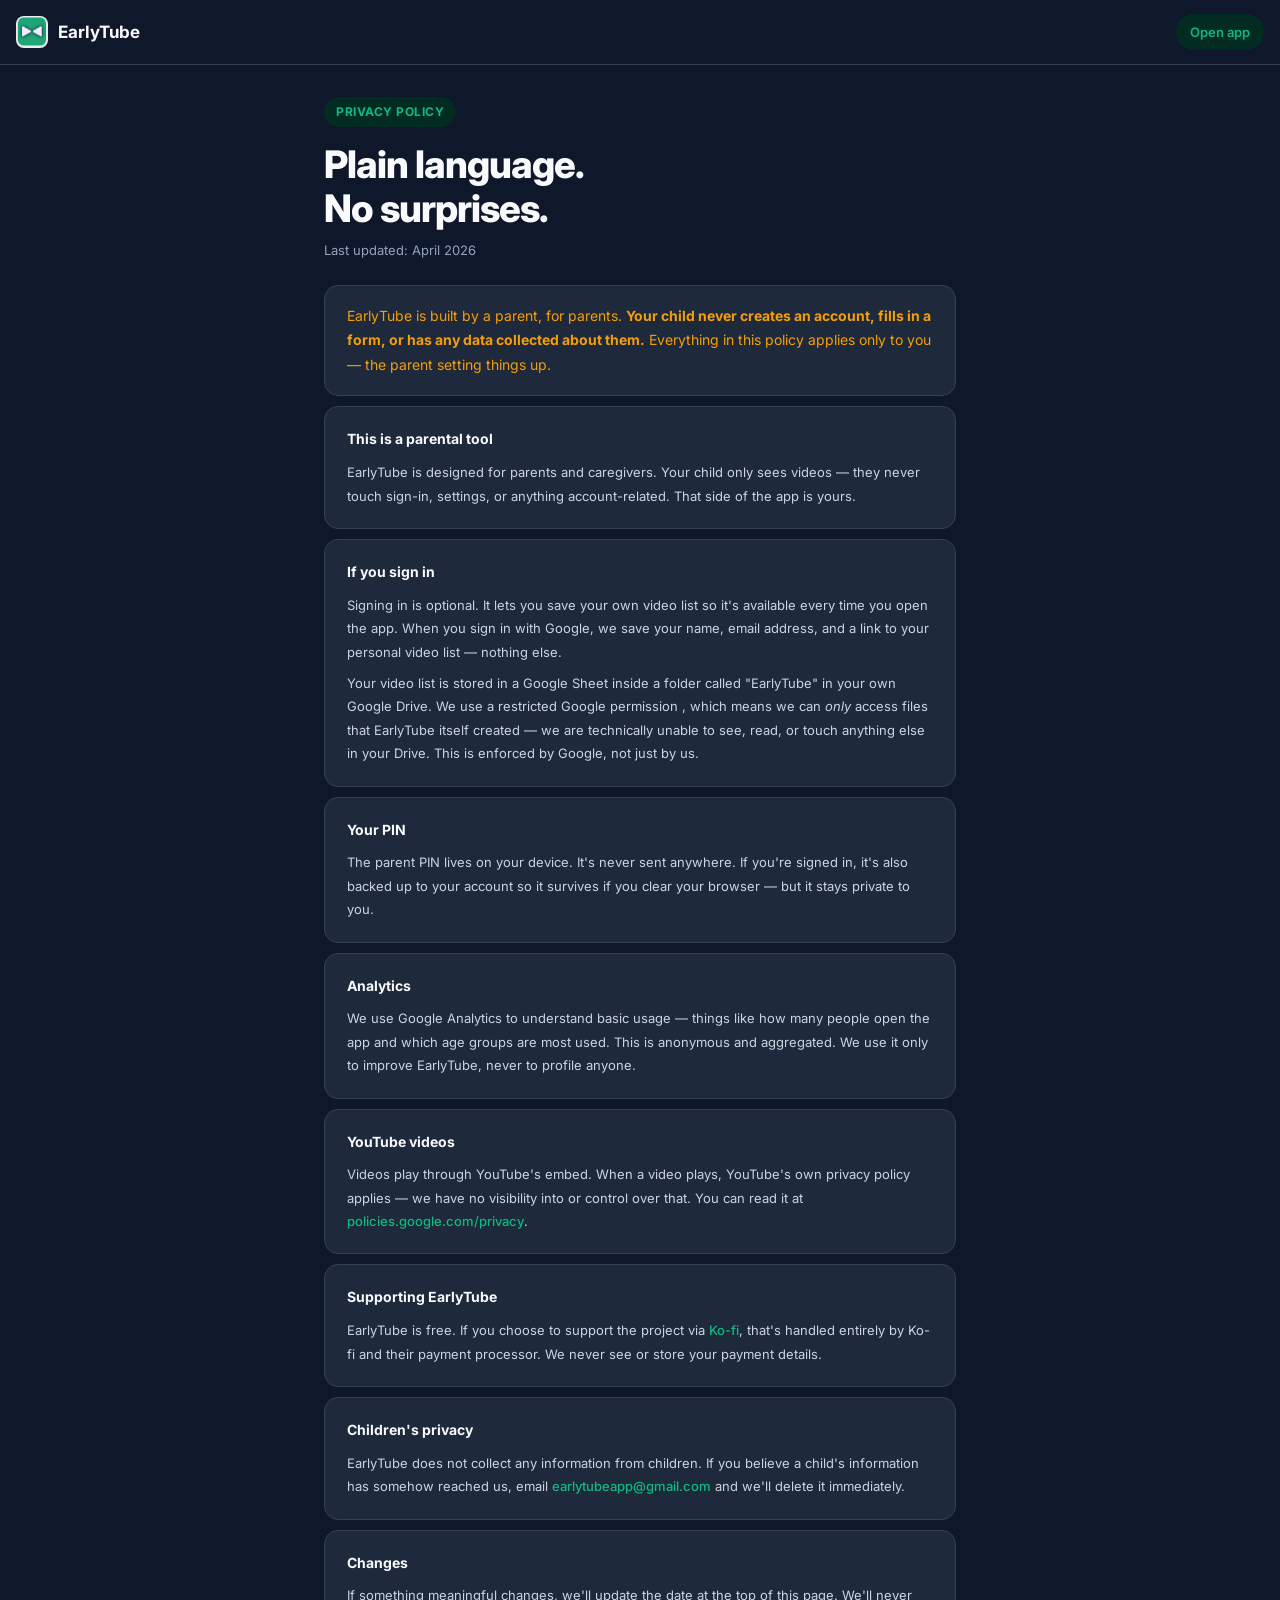
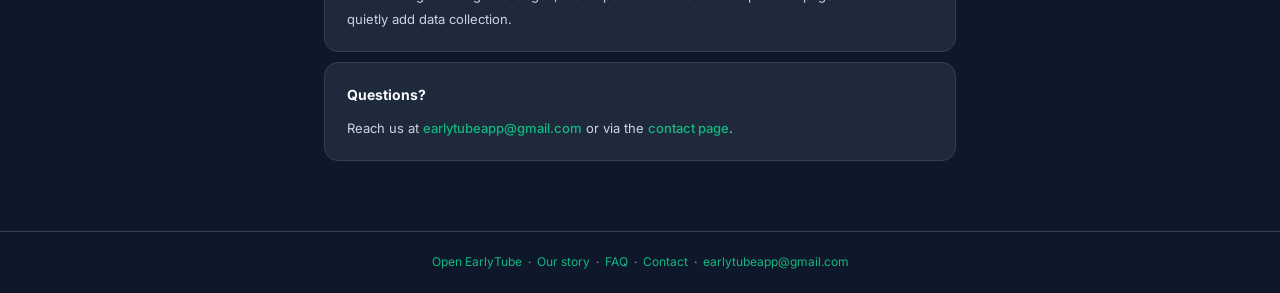
<file: privacy.html>
<!DOCTYPE html>
<html lang="en">
<head>
<meta charset="UTF-8"/>
<meta name="viewport" content="width=device-width, initial-scale=1.0"/>
<meta http-equiv="Cache-Control" content="no-cache, no-store, must-revalidate"/>
<title>Privacy Policy – EarlyTube</title>
<meta name="description" content="EarlyTube's privacy policy — honest, plain language."/>
<link rel="apple-touch-icon" href="icon.png"/>
<link rel="icon" type="image/png" href="icon.png"/>
<link rel="stylesheet" href="theme.css"/>
<script async src="https://www.googletagmanager.com/gtag/js?id=G-2DFE2R37G1"></script>
<script>
  window.dataLayer=window.dataLayer||[];
  function gtag(){dataLayer.push(arguments);}
  gtag('js',new Date());
  gtag('config','G-2DFE2R37G1');
</script>
<style>
@import url('https://fonts.googleapis.com/css2?family=Inter:wght@400;500;600;700;800&display=swap');

*{margin:0;padding:0;box-sizing:border-box;}
body{background:var(--bg);color:var(--text);font-family:'Inter',-apple-system,sans-serif;line-height:1.7;}

nav{display:flex;align-items:center;justify-content:space-between;padding:14px 16px;width:100%;border-bottom:1px solid var(--border);position:sticky;top:0;background:var(--bg);z-index:10;}
.nav-brand{display:flex;align-items:center;gap:10px;text-decoration:none;color:var(--text);}
.nav-name{font-size:17px;font-weight:700;}
.nav-link{font-size:13px;color:var(--red);font-weight:600;text-decoration:none;background:var(--red-light);padding:7px 14px;border-radius:20px;}

.page{width:100%;max-width:680px;margin:0 auto;padding:0 16px;}
@media(min-width:640px){.page{padding:0 24px;}}

.hero{padding:32px 0 24px;}
.hero-eyebrow{display:inline-flex;align-items:center;gap:6px;background:var(--red-light);color:var(--red);font-size:12px;font-weight:700;padding:5px 12px;border-radius:20px;margin-bottom:16px;text-transform:uppercase;letter-spacing:0.5px;}
.hero h1{font-size:clamp(24px,5vw,38px);font-weight:800;letter-spacing:-1px;line-height:1.15;margin-bottom:8px;}
.hero-sub{font-size:13px;color:var(--text-3);}

.highlight-card{background:var(--info-bg);border:1px solid var(--info-border);border-radius:var(--radius);padding:18px 22px;margin-bottom:10px;}
.highlight-card p{font-size:14px;color:var(--info-text);line-height:1.75;}

.section-card{background:var(--card);border:1px solid var(--border);border-radius:var(--radius);padding:20px 22px;margin-bottom:10px;}
.section-card h2{font-size:14px;font-weight:700;margin-bottom:10px;color:var(--text);}
.section-card p{font-size:13px;color:var(--text-2);line-height:1.8;margin-bottom:8px;}
.section-card p:last-child{margin-bottom:0;}
.section-card a{color:var(--red);text-decoration:none;font-weight:500;}
.section-card a:hover{text-decoration:underline;}
.section-card strong{color:var(--text);font-weight:600;}

.content{padding-bottom:60px;}

footer{border-top:1px solid var(--border);padding:20px 16px;text-align:center;font-size:12px;color:var(--text-3);}
footer a{color:var(--red);text-decoration:none;}
</style>
</head>
<body>

<nav>
  <a class="nav-brand" href="index.html">
    <img src="icon.png" style="width:32px;height:32px;border-radius:8px;flex-shrink:0;"/>
    <span class="nav-name">EarlyTube</span>
  </a>
  <a class="nav-link" href="index.html">Open app</a>
</nav>

<div class="page">
  <div class="hero">
    <div class="hero-eyebrow">Privacy Policy</div>
    <h1>Plain language.<br/>No surprises.</h1>
    <p class="hero-sub">Last updated: April 2026</p>
  </div>

  <div class="content">

    <div class="highlight-card">
      <p>EarlyTube is built by a parent, for parents. <strong>Your child never creates an account, fills in a form, or has any data collected about them.</strong> Everything in this policy applies only to you — the parent setting things up.</p>
    </div>

    <div class="section-card">
      <h2>This is a parental tool</h2>
      <p>EarlyTube is designed for parents and caregivers. Your child only sees videos — they never touch sign-in, settings, or anything account-related. That side of the app is yours.</p>
    </div>

    <div class="section-card">
      <h2>If you sign in</h2>
   <p>Signing in is optional. It lets you save your own video list so it's available every time you open the app. When you sign in with Google, we save your name, email address, and a link to your personal video list — nothing else.</p>
      <p>Your video list is stored in a Google Sheet inside a folder called "EarlyTube" in your own Google Drive. We use a restricted Google permission , which means we can <em>only</em> access files that EarlyTube itself created — we are technically unable to see, read, or touch anything else in your Drive. This is enforced by Google, not just by us.</p> 
    </div>

    <div class="section-card">
      <h2>Your PIN</h2>
      <p>The parent PIN lives on your device. It's never sent anywhere. If you're signed in, it's also backed up to your account so it survives if you clear your browser — but it stays private to you.</p>
    </div>

    <div class="section-card">
      <h2>Analytics</h2>
      <p>We use Google Analytics to understand basic usage — things like how many people open the app and which age groups are most used. This is anonymous and aggregated. We use it only to improve EarlyTube, never to profile anyone.</p>
    </div>

    <div class="section-card">
      <h2>YouTube videos</h2>
      <p>Videos play through YouTube's embed. When a video plays, YouTube's own privacy policy applies — we have no visibility into or control over that. You can read it at <a href="https://policies.google.com/privacy" target="_blank">policies.google.com/privacy</a>.</p>
    </div>

    <div class="section-card">
      <h2>Supporting EarlyTube</h2>
      <p>EarlyTube is free. If you choose to support the project via <a href="https://ko-fi.com/earlytube" target="_blank">Ko-fi</a>, that's handled entirely by Ko-fi and their payment processor. We never see or store your payment details.</p>
    </div>

    <div class="section-card">
      <h2>Children's privacy</h2>
      <p>EarlyTube does not collect any information from children. If you believe a child's information has somehow reached us, email <a href="mailto:earlytubeapp@gmail.com">earlytubeapp@gmail.com</a> and we'll delete it immediately.</p>
    </div>

    <div class="section-card">
      <h2>Changes</h2>
      <p>If something meaningful changes, we'll update the date at the top of this page. We'll never quietly add data collection.</p>
    </div>

    <div class="section-card">
      <h2>Questions?</h2>
      <p>Reach us at <a href="mailto:earlytubeapp@gmail.com">earlytubeapp@gmail.com</a> or via the <a href="contact.html">contact page</a>.</p>
    </div>

  </div>
</div>

<footer>
  <a href="index.html">Open EarlyTube</a> &nbsp;·&nbsp;
  <a href="about.html">Our story</a> &nbsp;·&nbsp;
  <a href="faq.html">FAQ</a> &nbsp;·&nbsp;
  <a href="contact.html">Contact</a> &nbsp;·&nbsp;
  <a href="mailto:earlytubeapp@gmail.com">earlytubeapp@gmail.com</a>
</footer>

</body>
</html>
</file>
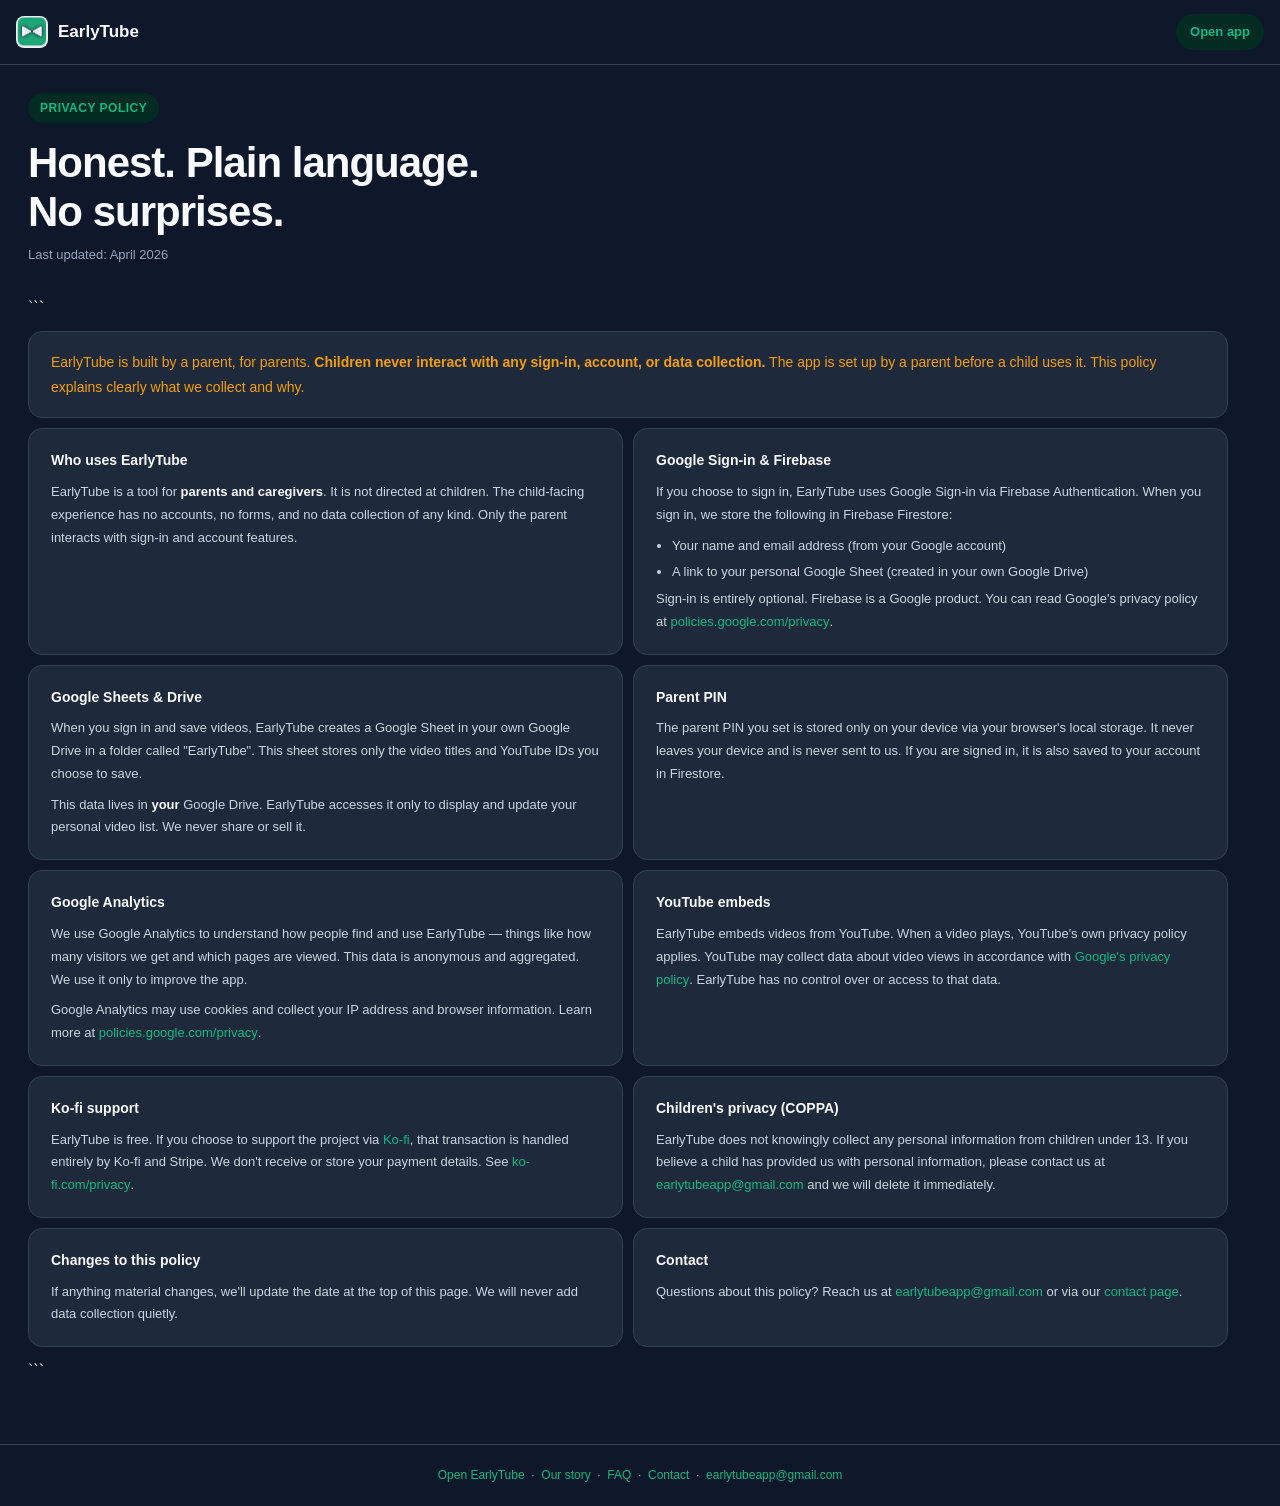
<file: privacy_old.html>
<!DOCTYPE html>

<html lang="en">
<head>
<meta charset="UTF-8"/>
<meta name="viewport" content="width=device-width, initial-scale=1.0"/>
<meta http-equiv="Cache-Control" content="no-cache, no-store, must-revalidate"/>
<title>Privacy Policy – EarlyTube</title>
<meta name="description" content="EarlyTube's privacy policy — honest, plain language."/>
<link rel="apple-touch-icon" href="icon.png"/>
<link rel="icon" type="image/png" href="icon.png"/>
<link rel="stylesheet" href="theme.css"/>
<script async src="https://www.googletagmanager.com/gtag/js?id=G-2DFE2R37G1"></script>
<script>
  window.dataLayer=window.dataLayer||[];
  function gtag(){dataLayer.push(arguments);}
  gtag('js',new Date());
  gtag('config','G-2DFE2R37G1');
</script>
<style>
@import url('https://fonts.googleapis.com/css2?family=Inter:wght@400;500;600;700;800&display=swap');

*{margin:0;padding:0;box-sizing:border-box;}
body{background:var(--bg);color:var(--text);font-family:‘Inter’,-apple-system,sans-serif;line-height:1.7;}

/* ── NAV ── */
nav{display:flex;align-items:center;justify-content:space-between;padding:14px 16px;width:100%;border-bottom:1px solid var(--border);position:sticky;top:0;background:var(--bg);z-index:10;}
.nav-brand{display:flex;align-items:center;gap:10px;text-decoration:none;color:var(--text);}
.nav-name{font-size:17px;font-weight:700;}
.nav-link{font-size:13px;color:var(--red);font-weight:600;text-decoration:none;background:var(--red-light);padding:7px 14px;border-radius:20px;}

/* ── RESPONSIVE WRAPPER ── */
.page{width:100%;padding:0 14px;}
@media(min-width:640px){.page{padding:0 20px;}}
@media(min-width:1024px){.page{padding:0 28px;}}

/* ── HERO ── */
.hero{padding:28px 0 16px;max-width:860px;}
.hero-eyebrow{display:inline-flex;align-items:center;gap:6px;background:var(--red-light);color:var(--red);font-size:12px;font-weight:700;padding:5px 12px;border-radius:20px;margin-bottom:16px;text-transform:uppercase;letter-spacing:0.5px;}
.hero h1{font-size:clamp(26px,5vw,42px);font-weight:800;letter-spacing:-1px;line-height:1.15;margin-bottom:8px;}
.hero-sub{font-size:13px;color:var(--text-3);}

/* ── CONTENT GRID — 1 col mobile, 2 col tablet+ ── */
.content{
display:grid;
grid-template-columns:1fr;
gap:10px;
padding:12px 0 60px;
max-width:1200px;
}
@media(min-width:760px){.content{grid-template-columns:1fr 1fr;}}

/* Highlight card spans full width always */
.highlight-card{
grid-column:1 / -1;
background:var(--info-bg);
border:1px solid var(--info-border);
border-radius:var(--radius);
padding:18px 22px;
}
.highlight-card p{font-size:14px;color:var(--info-text);line-height:1.75;}
.highlight-card strong{font-weight:600;}

.section-card{background:var(--card);border:1px solid var(--border);border-radius:var(--radius);padding:20px 22px;}
.section-card h2{font-size:14px;font-weight:700;margin-bottom:8px;color:var(--text);}
.section-card p{font-size:13px;color:var(--text-2);line-height:1.75;margin-bottom:8px;}
.section-card p:last-child{margin-bottom:0;}
.section-card ul{padding-left:16px;margin-top:4px;}
.section-card ul li{font-size:13px;color:var(--text-2);line-height:1.75;margin-bottom:4px;}
.section-card a{color:var(--red);text-decoration:none;font-weight:500;}
.section-card a:hover{text-decoration:underline;}
.section-card strong{color:var(--text);font-weight:600;}

footer{border-top:1px solid var(--border);padding:20px 16px;text-align:center;font-size:12px;color:var(--text-3);}
footer a{color:var(--red);text-decoration:none;}
</style>

</head>
<body>

<nav>
  <a class="nav-brand" href="index.html">
    <img src="icon.png" style="width:32px;height:32px;border-radius:8px;flex-shrink:0;"/>
    <span class="nav-name">EarlyTube</span>
  </a>
  <a class="nav-link" href="index.html">Open app</a>
</nav>

<div class="page">
  <div class="hero">
    <div class="hero-eyebrow">Privacy Policy</div>
    <h1>Honest. Plain language.<br/>No surprises.</h1>
    <p class="hero-sub">Last updated: April 2026</p>
  </div>

  <div class="content">

```
<div class="highlight-card">
  <p>EarlyTube is built by a parent, for parents. <strong>Children never interact with any sign-in, account, or data collection.</strong> The app is set up by a parent before a child uses it. This policy explains clearly what we collect and why.</p>
</div>

<div class="section-card">
  <h2>Who uses EarlyTube</h2>
  <p>EarlyTube is a tool for <strong>parents and caregivers</strong>. It is not directed at children. The child-facing experience has no accounts, no forms, and no data collection of any kind. Only the parent interacts with sign-in and account features.</p>
</div>

<div class="section-card">
  <h2>Google Sign-in &amp; Firebase</h2>
  <p>If you choose to sign in, EarlyTube uses Google Sign-in via Firebase Authentication. When you sign in, we store the following in Firebase Firestore:</p>
  <ul>
    <li>Your name and email address (from your Google account)</li>
    <li>A link to your personal Google Sheet (created in your own Google Drive)</li>
  </ul>
  <p>Sign-in is entirely optional. Firebase is a Google product. You can read Google's privacy policy at <a href="https://policies.google.com/privacy" target="_blank">policies.google.com/privacy</a>.</p>
</div>

<div class="section-card">
  <h2>Google Sheets &amp; Drive</h2>
  <p>When you sign in and save videos, EarlyTube creates a Google Sheet in your own Google Drive in a folder called "EarlyTube". This sheet stores only the video titles and YouTube IDs you choose to save.</p>
  <p>This data lives in <strong>your</strong> Google Drive. EarlyTube accesses it only to display and update your personal video list. We never share or sell it.</p>
</div>

<div class="section-card">
  <h2>Parent PIN</h2>
  <p>The parent PIN you set is stored only on your device via your browser's local storage. It never leaves your device and is never sent to us. If you are signed in, it is also saved to your account in Firestore.</p>
</div>

<div class="section-card">
  <h2>Google Analytics</h2>
  <p>We use Google Analytics to understand how people find and use EarlyTube — things like how many visitors we get and which pages are viewed. This data is anonymous and aggregated. We use it only to improve the app.</p>
  <p>Google Analytics may use cookies and collect your IP address and browser information. Learn more at <a href="https://policies.google.com/privacy" target="_blank">policies.google.com/privacy</a>.</p>
</div>

<div class="section-card">
  <h2>YouTube embeds</h2>
  <p>EarlyTube embeds videos from YouTube. When a video plays, YouTube's own privacy policy applies. YouTube may collect data about video views in accordance with <a href="https://policies.google.com/privacy" target="_blank">Google's privacy policy</a>. EarlyTube has no control over or access to that data.</p>
</div>

<div class="section-card">
  <h2>Ko-fi support</h2>
  <p>EarlyTube is free. If you choose to support the project via <a href="https://ko-fi.com/earlytube" target="_blank">Ko-fi</a>, that transaction is handled entirely by Ko-fi and Stripe. We don't receive or store your payment details. See <a href="https://ko-fi.com/privacy" target="_blank">ko-fi.com/privacy</a>.</p>
</div>

<div class="section-card">
  <h2>Children's privacy (COPPA)</h2>
  <p>EarlyTube does not knowingly collect any personal information from children under 13. If you believe a child has provided us with personal information, please contact us at <a href="mailto:earlytubeapp@gmail.com">earlytubeapp@gmail.com</a> and we will delete it immediately.</p>
</div>

<div class="section-card">
  <h2>Changes to this policy</h2>
  <p>If anything material changes, we'll update the date at the top of this page. We will never add data collection quietly.</p>
</div>

<div class="section-card">
  <h2>Contact</h2>
  <p>Questions about this policy? Reach us at <a href="mailto:earlytubeapp@gmail.com">earlytubeapp@gmail.com</a> or via our <a href="contact.html">contact page</a>.</p>
</div>
```

  </div>
</div>

<footer>
  <a href="index.html">Open EarlyTube</a> &nbsp;·&nbsp;
  <a href="about.html">Our story</a> &nbsp;·&nbsp;
  <a href="faq.html">FAQ</a> &nbsp;·&nbsp;
  <a href="contact.html">Contact</a> &nbsp;·&nbsp;
  <a href="mailto:earlytubeapp@gmail.com">earlytubeapp@gmail.com</a>
</footer>

</body>
</html>
</file>
<file: theme.css>
/* ============================================================
   EarlyTube — Theme File
   Edit this file to change the look of the entire app.
   ============================================================ */

:root {
  /* Primary action (buttons, links) — Calming Emerald */
  --red:        #10B981;
  --red-dark:   #059669;
  --red-light:  #022C22;

  /* Page */
  --bg:         #0F172A;   /* Deep Navy Charcoal */
  --card:       #1E293B;   /* Navy Slate         */
  --border:     #334155;

  /* Text */
   --text:       #F8FAFC;
   --text-2:     #CBD5E1;
   --text-3:     #94A3B8;

  /* Accent — Soft Gold (tagline, highlights) */
  --accent:     #F59E0B;

  /* Misc surfaces */
  --badge-bg:   #1E293B;
  --video-bg:   #1E293B;
  --input-bg:   #0F172A;

  --shadow:     0 1px 4px rgba(0,0,0,0.4), 0 4px 16px rgba(0,0,0,0.3);
  --radius:     14px;

  /* Info / warning box */
  --info-bg:      #1E293B;
  --info-border:  #334155;
  --info-text:    #F59E0B;

  /* Video cards */
  --video-card-bg:     #1E293B;
  --video-card-border: #334155;
  --video-card-radius: 20px;

  /* Player screen */
  --player-bg:         #020617;
  --player-btn-bg:     #0F172A;
  --player-btn-border: #1E293B;
}

/* ── Dark mode (already dark, deepen slightly) ── */
@media (prefers-color-scheme: dark) {
  :root {
    --bg:    #080E1A;
    --card:  #131E2E;
    --border:#2A3A50;
  }
}
</file>
